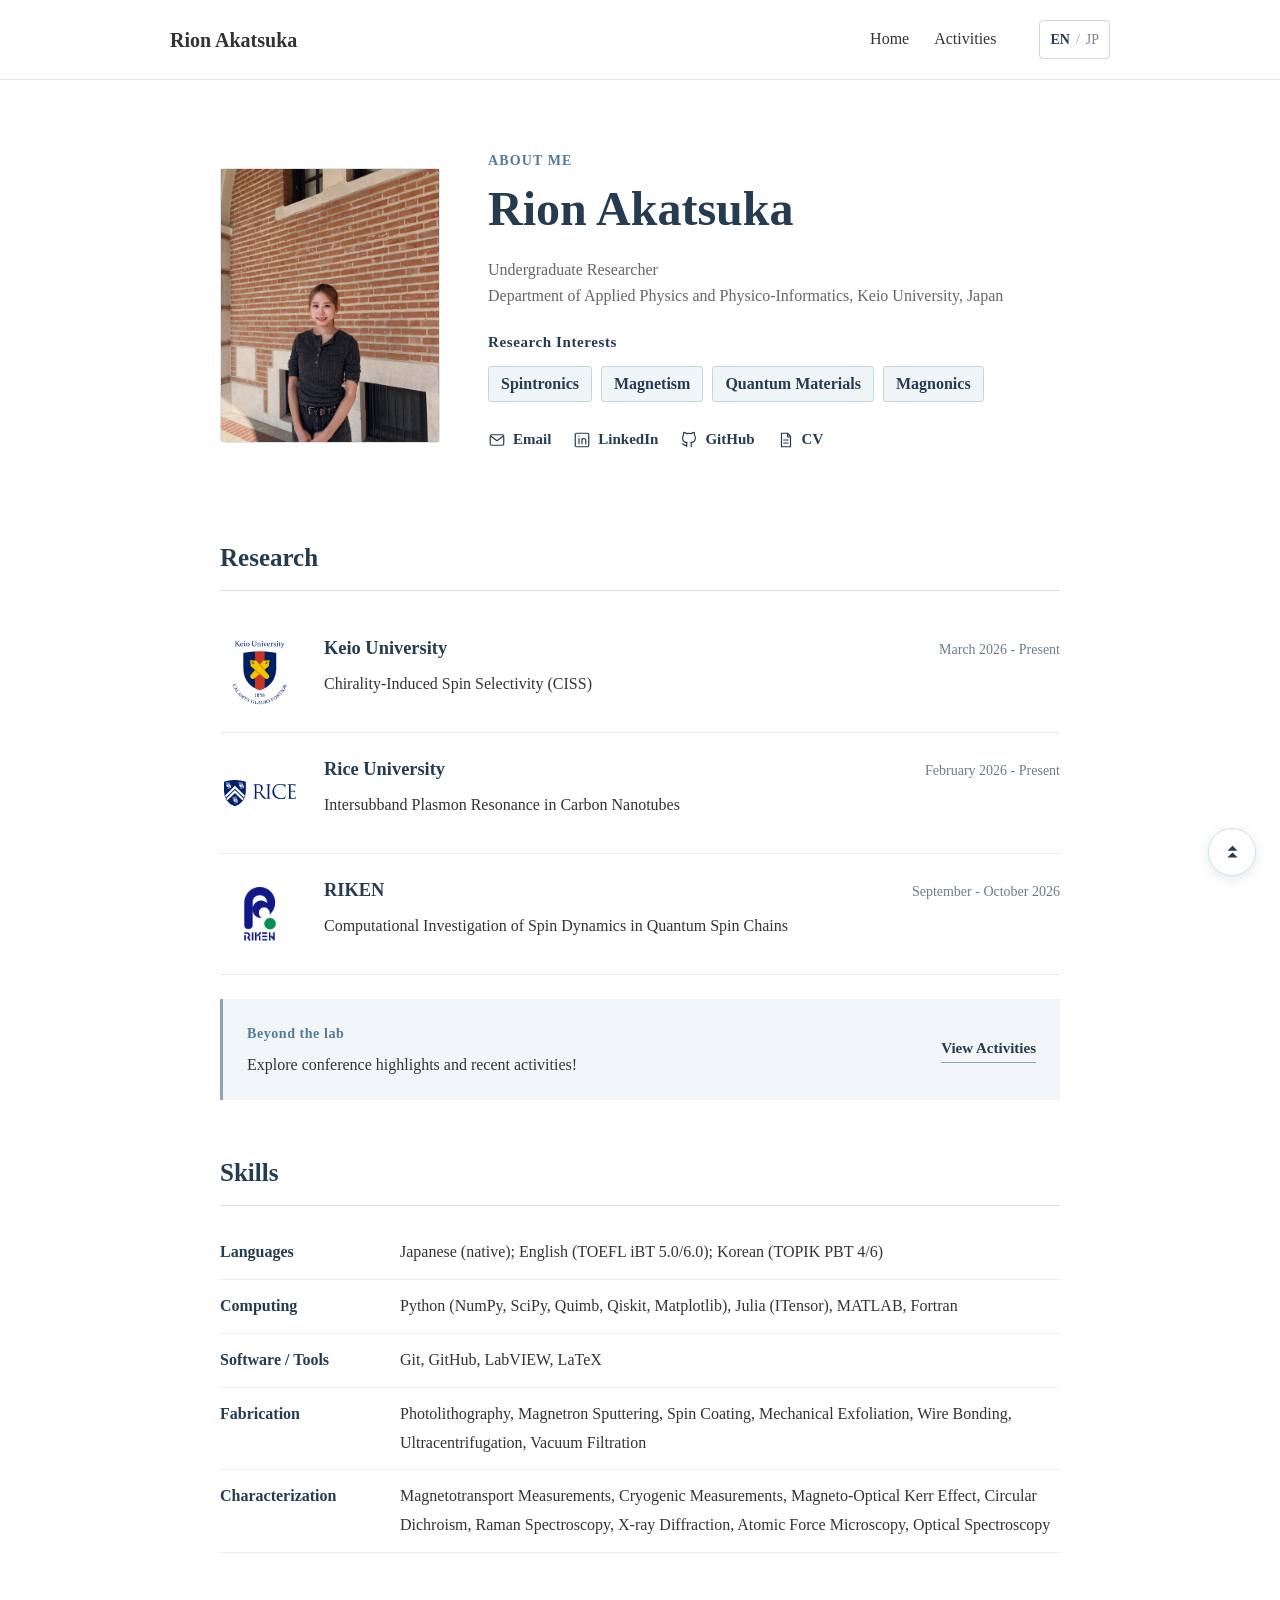
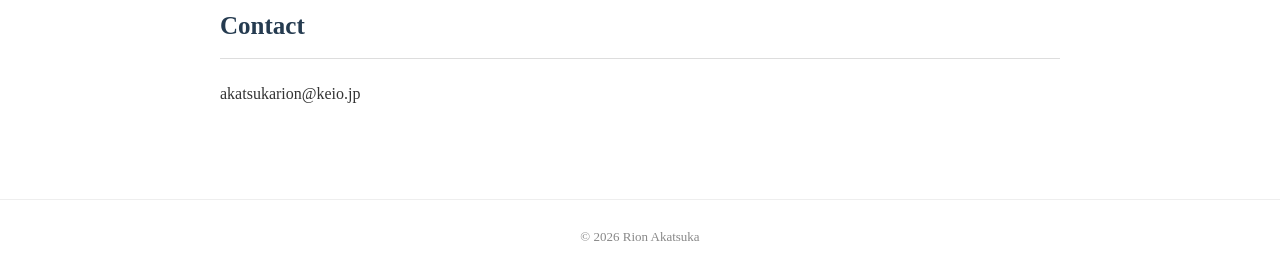
<file: index.html>
<!DOCTYPE html>
<html lang="en">
<head>
    <meta charset="UTF-8">
    <meta name="viewport" content="width=device-width, initial-scale=1.0">
    <title>Rion Akatsuka</title>
    <link rel="stylesheet" href="style.css">
</head>

<body id="top">
    <header>
        <nav>
            <a class="site-name" href="#">Rion Akatsuka</a>
            <div class="nav-links">
                <a href="#about" data-en="Home" data-ja="ホーム">Home</a>
                <a href="updates.html" data-en="Activities" data-ja="活動記録">Activities</a>
                <div class="language-switch" aria-label="Language">
                    <button type="button" data-language="en" aria-pressed="true">EN</button><span aria-hidden="true">/</span><button type="button" data-language="ja" aria-pressed="false">JP</button>
                </div>
            </div>
        </nav>
    </header>

    <main>
        <section id="about">
            <div class="profile">
                <div class="profile-photo"><img src="images/profile.jpg" alt="Rion Akatsuka"></div>
                <div class="profile-text">
                    <p class="eyebrow" data-en="About Me" data-ja="プロフィール">About Me</p>
                    <h1 data-en="Rion Akatsuka" data-ja="赤塚 莉音">Rion Akatsuka</h1>
                    <p class="affiliation"><span data-en="Undergraduate Researcher" data-ja="学部研究生">Undergraduate Researcher</span><br><span data-en="Department of Applied Physics and Physico-Informatics, Keio University, Japan" data-ja="物理情報工学科, 慶應義塾大学">Department of Applied Physics and Physico-Informatics, Keio University, Japan</span></p>
                    <p class="interests-heading" data-en="Research Interests" data-ja="研究分野">Research Interests</p>
                    <div class="interests" aria-label="Research interests">
                        <span data-en="Spintronics" data-ja="スピントロニクス">Spintronics</span><span data-en="Magnetism" data-ja="磁性">Magnetism</span><span data-en="Quantum Materials" data-ja="量子物質">Quantum Materials</span><span data-en="Magnonics" data-ja="マグノニクス">Magnonics</span>
                    </div>
                    <!-- Replace the placeholder URLs with your own links. -->
                    <div class="profile-links" aria-label="Profile links">
                        <a href="mailto:akatsukarion@keio.jp"><svg viewBox="0 0 24 24" aria-hidden="true"><rect x="3" y="5" width="18" height="14" rx="2"/><path d="m4 7 8 6 8-6"/></svg>Email</a>
                        <a href="https://www.linkedin.com/in/rion-akatsuka-a8742035b/"><svg viewBox="0 0 24 24" aria-hidden="true"><rect x="3" y="3" width="18" height="18" rx="2"/><path d="M8 10v7m0-10v.1M12 17v-7m0 3c0-4 5-4 5 0v4"/></svg>LinkedIn</a>
                        <a href="https://github.com/yeonri0"><svg viewBox="0 0 24 24" aria-hidden="true"><path d="M9 19c-4 1-4-2-6-2m12 4v-3.5c0-1 .1-1.5-.5-2 3-.3 6-1.5 6-6.5a5 5 0 0 0-1.4-3.5 4.6 4.6 0 0 0-.1-3.5S18 1.7 15 3.5a12 12 0 0 0-6 0C6 1.7 4.9 2 4.9 2a4.6 4.6 0 0 0-.1 3.5A5 5 0 0 0 3.4 9c0 5 3 6.2 6 6.5-.5.5-.5 1.1-.5 2V21"/></svg>GitHub</a>
                        <a href="files/cv.pdf"><svg viewBox="0 0 24 24" aria-hidden="true"><path d="M6 3h8l4 4v14H6zM14 3v5h4M9 12h6M9 16h6"/></svg>CV</a>
                    </div>
                </div>
            </div>
        </section>

        <section id="research">
            <h2 data-en="Research" data-ja="研究">Research</h2>
            <div class="research-list">
                <article class="research-item">
                    <div class="research-logo"><img src="images/keiologo.png" alt="Keio University"></div>
                    <div class="research-details">
                    <div class="research-heading"><h3 data-en="Keio University" data-ja="慶應義塾大学">Keio University</h3><span class="research-period" data-en="March 2026 - Present" data-ja="2026年3月 - 現在">March 2026 - Present</span></div>
                    <p data-en="Chirality-Induced Spin Selectivity (CISS)" data-ja="キラリティ誘起スピン選択性（CISS）">Chirality-Induced Spin Selectivity (CISS)</p>
                    </div>
                </article>
                <article class="research-item">
                    <div class="research-logo"><img src="images/ricelogo.svg" alt="Rice University"></div>
                    <div class="research-details">
                    <div class="research-heading"><h3 data-en="Rice University" data-ja="ライス大学">Rice University</h3><span class="research-period" data-en="February 2026 - Present" data-ja="2026年2月 - 現在">February 2026 - Present</span></div>
                    <p data-en="Intersubband Plasmon Resonance in Carbon Nanotubes" data-ja="カーボンナノチューブにおけるサブバンド間プラズモン共鳴">Intersubband Plasmon Resonance in Carbon Nanotubes</p>
                    </div>
                </article>
                <article class="research-item">
                    <!-- 理研のロゴ使うには申請が必要らしい。 -->
                    <div class="research-logo"><img src="images/rikenlogo.png" alt="RIKEN"></div>
                    <div class="research-details">
                    <div class="research-heading"><h3>RIKEN</h3><span class="research-period" data-en="September - October 2026" data-ja="2026年9月 - 10月">September - October 2026</span></div>
                    <p data-en="Computational Investigation of Spin Dynamics in Quantum Spin Chains" data-ja="量子スピン鎖におけるスピンダイナミクスの計算研究">Computational Investigation of Spin Dynamics in Quantum Spin Chains</p>
                    </div>
                </article>
            </div>
            <div class="research-activities">
                <div><span class="research-activities-label" data-en="Beyond the lab" data-ja="研究活動の記録">Beyond the lab</span><p data-en="Explore conference highlights and recent activities!" data-ja="学会や最近の活動を紹介しています!">Explore conference highlights and recent activities!</p></div>
                <a href="updates.html" data-en="View Activities" data-ja="活動記録を見る">View Activities</a>
            </div>
        </section>

        <section id="skills">
            <h2 data-en="Skills" data-ja="スキル">Skills</h2>
            <dl class="skills-list">
                <div><dt data-en="Languages" data-ja="言語">Languages</dt><dd data-en="Japanese (native); English (TOEFL iBT 5.0/6.0); Korean (TOPIK PBT 4/6)" data-ja="日本語（母語）、英語（English (TOEFL iBT 5.0/6.0)、韓国語（TOPIK PBT 4/6）">Japanese (native); English (TOEFL iBT 5.0/6.0); Korean (TOPIK PBT 4/6)</dd></div>
                <div><dt data-en="Computing" data-ja="プログラミング">Computing</dt><dd>Python (NumPy, SciPy, Quimb, Qiskit, Matplotlib), Julia (ITensor), MATLAB, Fortran</dd></div>
                <div><dt data-en="Software / Tools" data-ja="ソフトウェア・ツール">Software / Tools</dt><dd>Git, GitHub, LabVIEW, LaTeX</dd></div>
                <div><dt data-en="Fabrication" data-ja="試料作製">Fabrication</dt><dd data-en="Photolithography, Magnetron Sputtering, Spin Coating, Mechanical Exfoliation, Wire Bonding, Ultracentrifugation, Vacuum Filtration" data-ja="フォトリソグラフィー、マグネトロンスパッタリング、スピンコート、機械的剥離、ワイヤーボンディング、超遠心分離、真空ろ過">Photolithography, Magnetron Sputtering, Spin Coating, Mechanical Exfoliation, Wire Bonding, Ultracentrifugation, Vacuum Filtration</dd></div>
                <div><dt data-en="Characterization" data-ja="評価・測定">Characterization</dt><dd data-en="Magnetotransport Measurements, Cryogenic Measurements, Magneto-Optical Kerr Effect, Circular Dichroism, Raman Spectroscopy, X-ray Diffraction, Atomic Force Microscopy, Optical Spectroscopy" data-ja="磁気輸送測定、低温測定、磁気光学カー効果、円二色性、ラマン分光、X線回折、原子間力顕微鏡、光学分光">Magnetotransport Measurements, Cryogenic Measurements, Magneto-Optical Kerr Effect, Circular Dichroism, Raman Spectroscopy, X-ray Diffraction, Atomic Force Microscopy, Optical Spectroscopy</dd></div>
            </dl>
        </section>

        <section id="contact">
            <h2 data-en="Contact" data-ja="連絡先">Contact</h2>
            <p data-en="akatsukarion@keio.jp" data-ja="akatsukarion@keio.jp">akatsukarion@keio.jp</p>
        </section>
    </main>

    <footer>
        &copy; 2026 Rion Akatsuka
    </footer>
    <a class="back-to-top" href="#top"><svg class="back-to-top-icon" viewBox="0 0 20 20" aria-hidden="true" focusable="false"><path d="M10 2 4 8h12zM10 10 4 16h12z"/></svg><span class="visually-hidden" data-en="Back to top" data-ja="ページの先頭に戻る">Back to top</span></a>
    <script>
        const languageButtons = document.querySelectorAll('[data-language]');
        function setLanguage(language) {
            document.documentElement.lang = language;
            document.querySelectorAll('[data-en][data-ja]').forEach(element => {
                element.textContent = element.dataset[language];
            });
            languageButtons.forEach(button => {
                button.setAttribute('aria-pressed', String(button.dataset.language === language));
            });
        }
        try { setLanguage(sessionStorage.getItem('language') === 'ja' ? 'ja' : 'en'); } catch (_) {}
        languageButtons.forEach(button => button.addEventListener('click', () => {
            setLanguage(button.dataset.language);
            try { sessionStorage.setItem('language', button.dataset.language); } catch (_) {}
        }));
    </script>
</body>
</html>
</file>
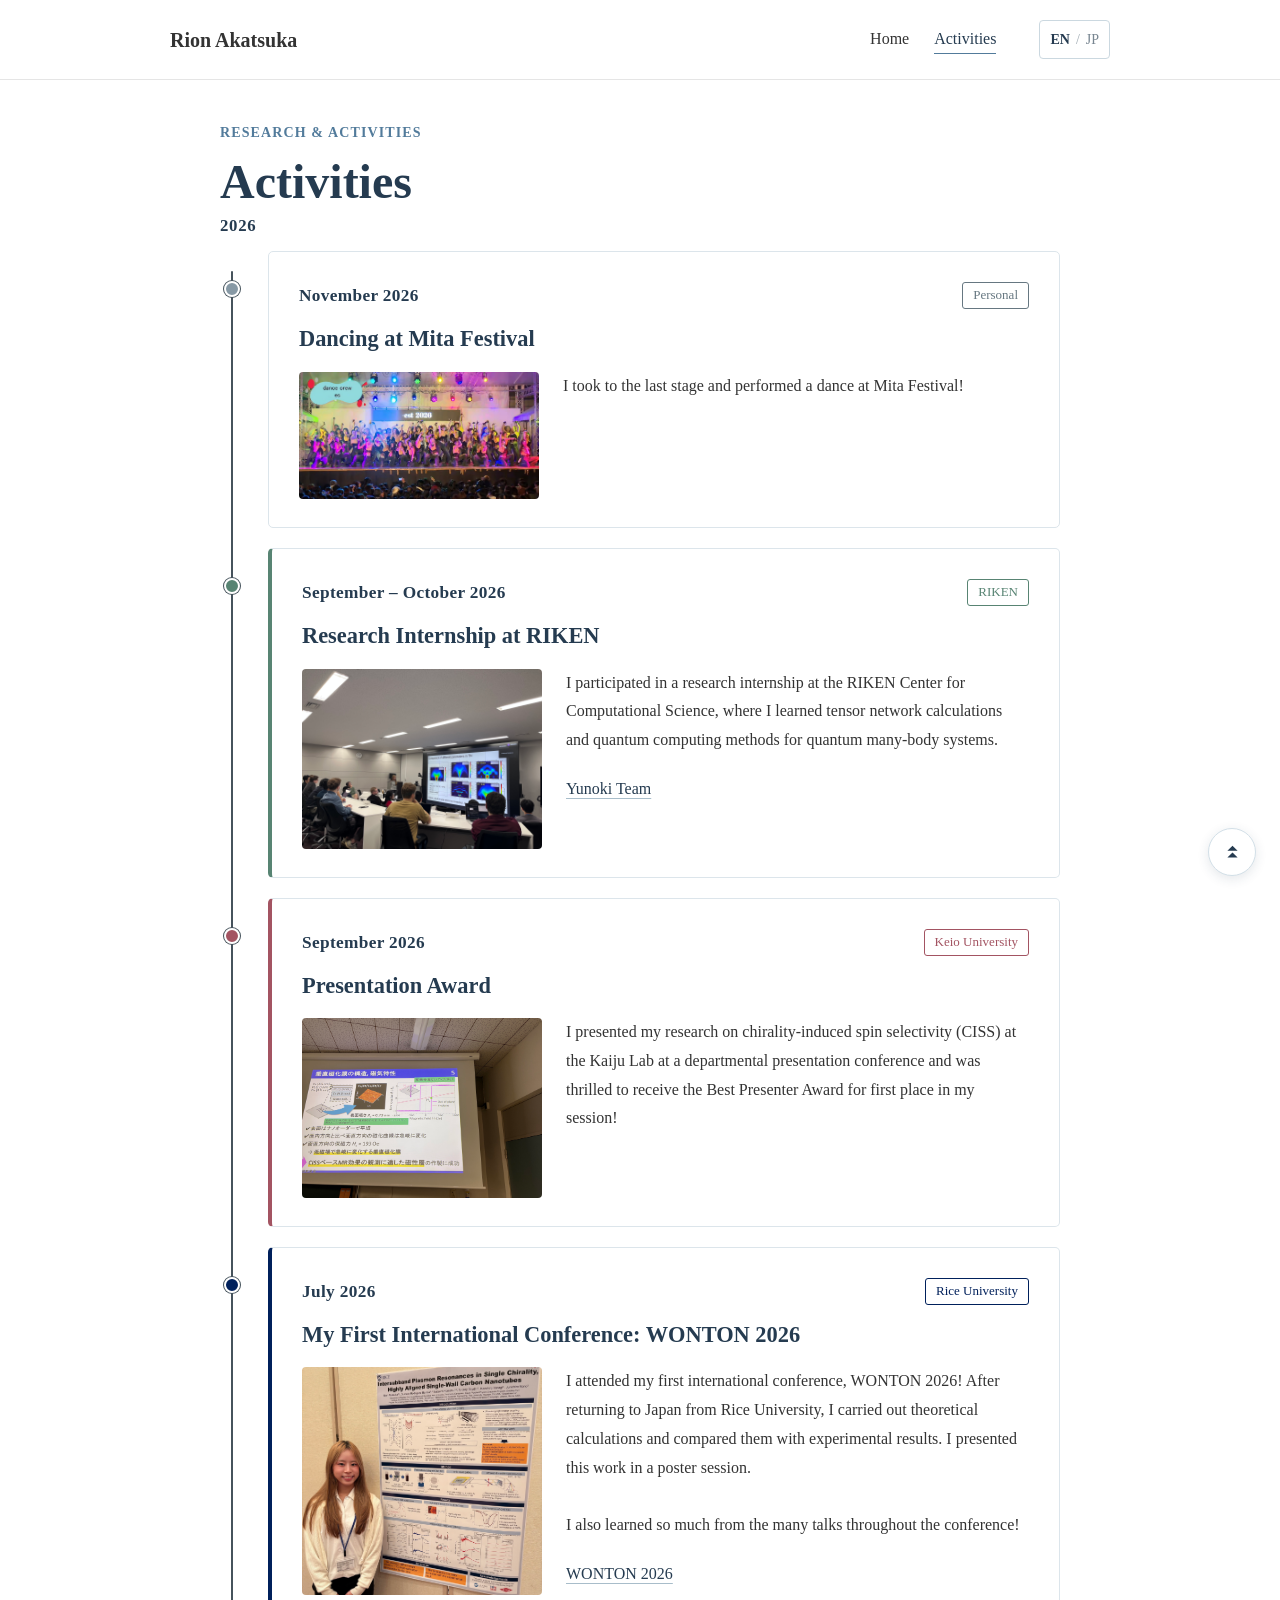
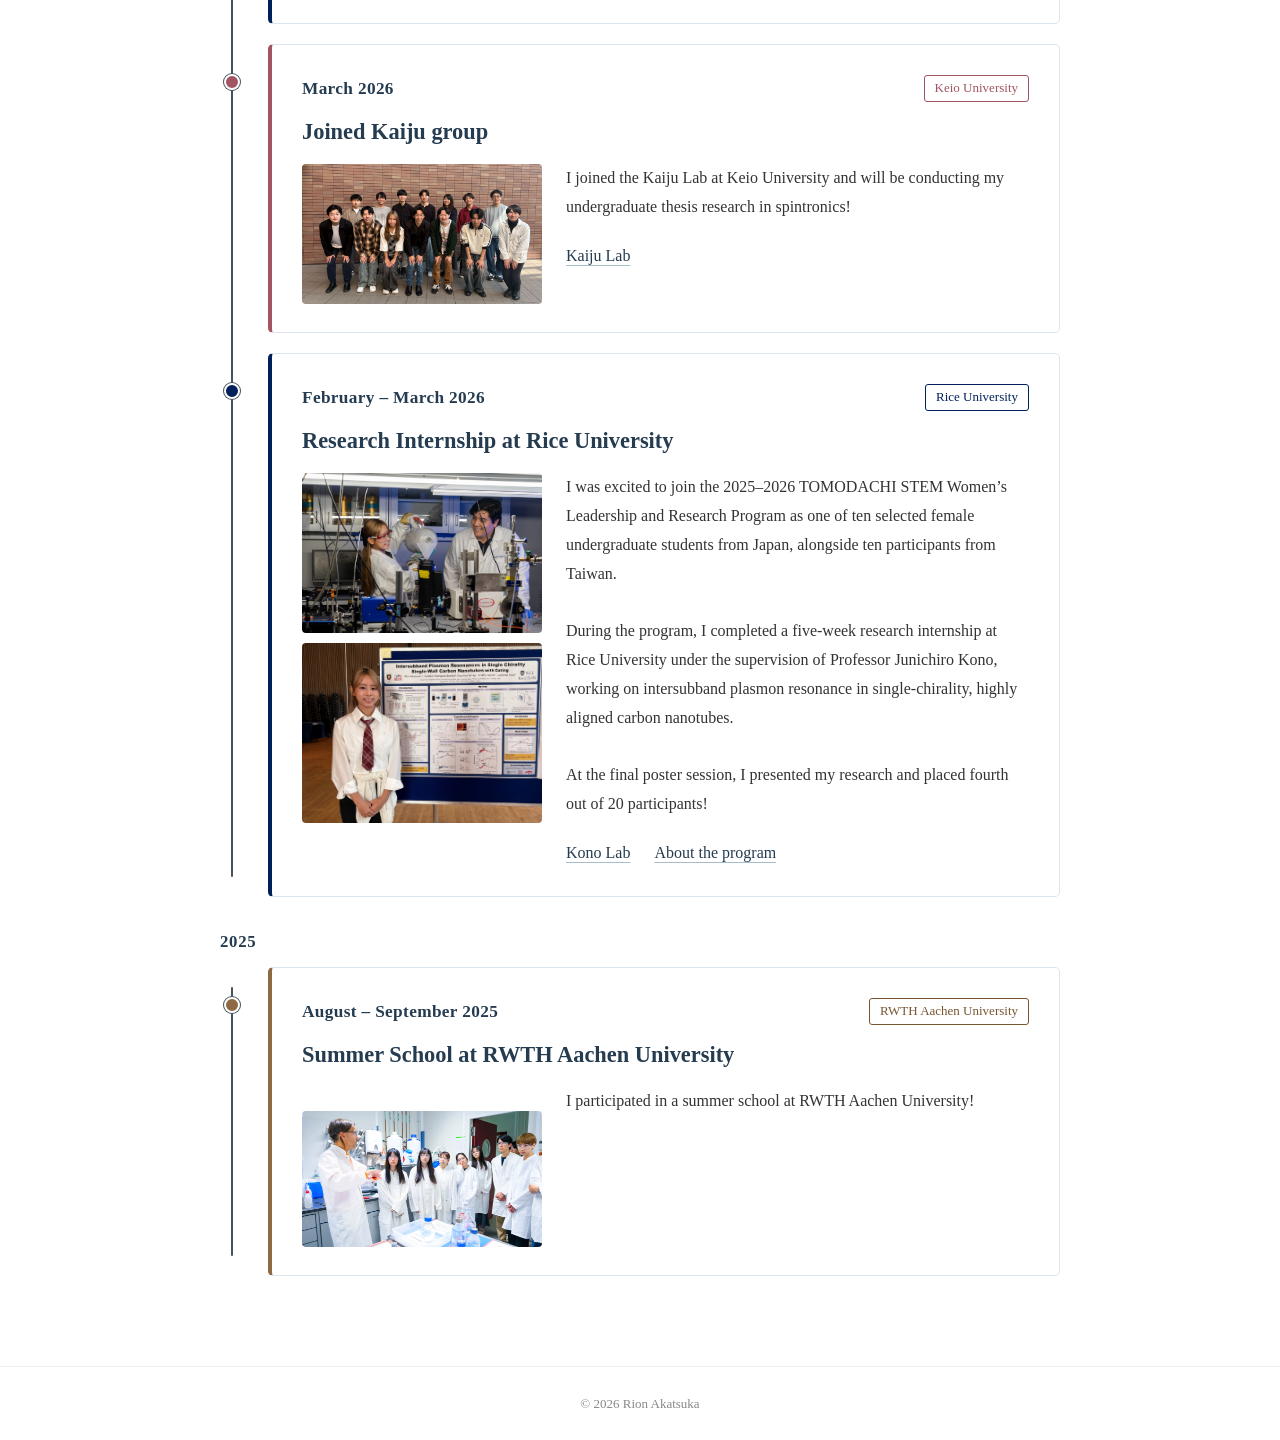
<file: updates.html>
<!DOCTYPE html>
<html lang="en">
<head>
    <meta charset="UTF-8">
    <meta name="viewport" content="width=device-width, initial-scale=1.0">
    <title>Activities | Rion Akatsuka</title>
    <link rel="stylesheet" href="style.css">
</head>
<body id="top">
    <header>
        <nav>
            <a class="site-name" href="index.html">Rion Akatsuka</a>
            <div class="nav-links">
                <a href="index.html" data-en="Home" data-ja="ホーム">Home</a>
                <a href="updates.html" aria-current="page" data-en="Activities" data-ja="活動記録">Activities</a>
                <div class="language-switch" aria-label="Language">
                    <button type="button" data-language="en" aria-pressed="true">EN</button><span aria-hidden="true">/</span><button type="button" data-language="ja" aria-pressed="false">JP</button>
                </div>
            </div>
        </nav>
    </header>

    <main class="updates-page">
        <section>
            <p class="eyebrow" data-en="Research &amp; activities" data-ja="研究・活動">Research &amp; activities</p>
            <h1 data-en="Activities" data-ja="活動記録">Activities</h1>
            <div class="timeline-year">2026</div>
            <div class="updates-list">
                <article class="update-post activity-personal">
                    <div class="activity-meta"><span class="update-date" data-en="November 2026" data-ja="2026年11月">November 2026</span><span class="activity-category" data-en="Personal" data-ja="個人活動">Personal</span></div>
                    <h2 data-en="Dancing at Mita Festival" data-ja="三田祭">Dancing at Mita Festival</h2>
                    <div class="activity-content">
                        <div class="activity-media">
                            <img class="activity-photo" src="images/dance.jpg" alt="Keio University">
                        </div>
                        <div class="activity-text"><p data-en="I took to the last stage and performed a dance at Mita Festival!" data-ja="三田祭のステージでダンスのショーケースに出ました！これをもってダンスサークルを引退しました。">I took to the stage and performed a dance at Mita Festival!</p></div>
                    </div>
                </article>
                <article class="update-post activity-riken">
                    <div class="activity-meta"><span class="update-date" data-en="September – October 2026" data-ja="2026年9月 – 10月">September – October 2026</span><span class="activity-category" data-en="RIKEN" data-ja="理研">RIKEN</span></div>
                    <h2 data-en="Research Internship at RIKEN" data-ja="理化学研究所での研究">Research Internship at RIKEN</h2>
                    <div class="activity-content">
                        <div class="activity-media">
                            <img class="activity-photo" src="images/riken.JPEG" alt="Keio University">
                        </div>
                        <div class="activity-text">
                            <p data-en="I participated in a research internship at the RIKEN Center for Computational Science, where I learned tensor network calculations and quantum computing methods for quantum many-body systems." data-ja="理化学研究所計算科学センターでの研究インターンシップに参加し、量子多体系におけるテンソルネットワーク計算と量子コンピューティング手法を学びました。">I participated in a research internship at the RIKEN Center for Computational Science, where I learned tensor network calculations and quantum computing methods for quantum many-body systems!</p>
                            <p class="activity-links"><a href="https://www.r-ccs.riken.jp/labs/cms/" data-en="Yunoki Team" data-ja="柚木チーム">Yunoki Research Team at R-CCS</a></p>
                        </div>
                    </div>
                </article>
                <article class="update-post activity-keio">
                    <div class="activity-meta"><span class="update-date" data-en="September 2026" data-ja="2026年9月">September 2026</span><span class="activity-category" data-en="Keio University" data-ja="慶應義塾大学">Keio University</span></div>
                    <h2 data-en="Presentation Award" data-ja="優秀発表賞を受賞">Presentation Award</h2>
                    <div class="activity-content">
                        <div class="activity-media">
                            <img class="activity-photo" src="images/keio2.jpg" alt="Keio University">
                        </div>
                        <div class="activity-text"><p data-en="I presented my research on chirality-induced spin selectivity (CISS) at the Kaiju Lab at a departmental presentation conference and was thrilled to receive the Best Presenter Award for first place in my session!" data-ja="海住研究室で行っているキラリティ誘起スピン選択性（CISS）の研究について学科の発表会で発表しました。会場の発表者15人の中で1位となり、優秀発表賞を受賞しました！">I presented my research on chirality-induced spin selectivity (CISS) at the Kaiju Lab at a departmental presentation conference and was thrilled to receive the Best Presenter Award for first place in my session!</p></div>
                    </div>
                </article>
                <article class="update-post activity-rice">
                    <div class="activity-meta"><span class="update-date" data-en="July 2026" data-ja="2026年7月">July 2026</span><span class="activity-category" data-en="Rice University" data-ja="ライス大学">Rice University</span></div>
                    <h2 data-en="My First International Conference: WONTON 2026" data-ja="初めての国際会議：WONTON 2026">My First International Conference: WONTON 2026</h2>
                    <div class="activity-content">
                        <div class="activity-media">
                            <img class="activity-photo" src="images/rice3.jpg" alt="Rice University">
                        </div>
                        <div class="activity-text">
                            <p data-en="I attended my first international conference, WONTON 2026! After returning to Japan from Rice University, I carried out theoretical calculations and compared them with experimental results. I presented this work in a poster session.&#10;&#10;I also learned so much from the many talks throughout the conference!" data-ja="初めての国際会議、WONTON 2026に参加しました！ライス大学から帰国後、理論計算を行い、実験結果との比較に取り組みました。この内容をポスターセッションで発表しました。&#10;&#10;さまざまな講演を聞くことができ、とても勉強になりました！">I attended my first international conference, WONTON 2026! After returning to Japan from Rice University, I carried out theoretical calculations and compared them with experimental results. I presented this work in a poster session.&#10;&#10;I also learned so much from the many talks throughout the conference!</p>
                            <p class="activity-links"><a href="https://qmse.fpark.tmu.ac.jp/pire/wonton2026">WONTON 2026</a></p>
                        </div>
                    </div>
                </article>
                <article class="update-post activity-keio">
                    <div class="activity-meta"><span class="update-date" data-en="March 2026" data-ja="2026年3月">March 2026</span><span class="activity-category" data-en="Keio University" data-ja="慶應義塾大学">Keio University</span></div>
                    <h2 data-en="Joined Kaiju group" data-ja="海住研究室に参加しました。">Joined Kaiju group</h2>
                    <div class="activity-content">
                        <div class="activity-media">
                            <img class="activity-photo" src="images/keio1.png" alt="Keio University">
                        </div>
                        <div class="activity-text">
                            <p data-en="I joined the Kaiju Lab at Keio University and will be conducting my undergraduate thesis research in spintronics!" data-ja="慶應義塾大学の海住研究室に所属しました。これからスピントロニクスに関する卒業研究に取り組みます！">I joined the Kaiju Lab at Keio University and will be conducting my undergraduate thesis research in spintronics!</p>
                            <p class="activity-links"><a href="https://www.kaiju.appi.keio.ac.jp/english/index.html">Kaiju Lab</a></p>
                        </div>
                    </div>
                </article>
                <article class="update-post activity-rice">
                    <div class="activity-meta"><span class="update-date" data-en="February – March 2026" data-ja="2026年2月 – 3月">February – March 2026</span><span class="activity-category" data-en="Rice University" data-ja="ライス大学">Rice University</span></div>
                    <h2 data-en="Research Internship at Rice University" data-ja="ライス大学での研究インターンシップ">Research Internship at Rice University</h2>
                    <div class="activity-content">
                        <div class="activity-media">
                            <img class="activity-photo" src="images/rice1.jpg" alt="Rice University">
                            <img class="activity-photo" src="images/rice2.jpg" alt="Rice University">
                        </div>
                        <div class="activity-text">
                    <p data-en="I was excited to join the 2025–2026 TOMODACHI STEM Women’s Leadership and Research Program as one of ten selected female undergraduate students from Japan, alongside ten participants from Taiwan.&#10;&#10;During the program, I completed a five-week research internship at Rice University under the supervision of Professor Junichiro Kono, working on intersubband plasmon resonance in single-chirality, highly aligned carbon nanotubes.&#10;&#10;At the final poster session, I presented my research and placed fourth out of 20 participants!" data-ja="2025–2026年度TOMODACHI STEM Women’s Leadership and Research Programに、日本から選出された女子学部生10名の一人として参加しました。台湾からの参加者10名とともに取り組みました。&#10;&#10;プログラムでは、ライス大学の河野淳一郎教授の指導のもと、単一カイラリティの高配向カーボンナノチューブにおけるサブバンド間プラズモン共鳴について、5週間の研究インターンシップに参加しました。&#10;&#10;プログラム最後のポスターセッションでは研究成果を発表し、参加者20名中4位になりました！">I was excited to join the 2025–2026 TOMODACHI STEM Women’s Leadership and Research Program as one of ten selected female undergraduate students from Japan, alongside ten participants from Taiwan.&#10;&#10;During the program, I completed a five-week research internship at Rice University under the supervision of Professor Junichiro Kono, working on intersubband plasmon resonance in single-chirality, highly aligned carbon nanotubes.&#10;&#10;At the final poster session, I presented my research and placed fourth out of 20 participants!</p>
   <p class="activity-links"><a href="https://kono.rice.edu/research/">Kono Lab</a><a href="https://sci.rice.edu/2025-26-participants-tomodachi-dow" data-en="About the program" data-ja="プログラムについて">About the program</a></p>
                        </div>
                    </div>
                </article>
            </div>
            <div class="timeline-year timeline-year-next">2025</div>
            <div class="updates-list">
                <article class="update-post activity-aachen">
                    <div class="activity-meta"><span class="update-date" data-en="August – September 2025" data-ja="2025年8月 – 9月">August – September 2025</span><span class="activity-category" data-en="RWTH Aachen University" data-ja="アーヘン工科大学">RWTH Aachen University</span></div>
                    <h2 data-en="Summer School at RWTH Aachen University" data-ja="アーヘン工科大学のサマースクール">Summer School at RWTH Aachen University</h2>
                    <div class="activity-content">
                        <img class="activity-photo" src="images/aachen.jpg" alt="RWTH Aachen University">
                        <div class="activity-text"><p data-en="I participated in a summer school at RWTH Aachen University!" data-ja="アーヘン工科大学のサマースクールに参加しました！">I participated in a summer school at RWTH Aachen University!</p></div>
                    </div>
                </article>
            </div>
        </section>
    </main>
    <footer>&copy; 2026 Rion Akatsuka</footer>
    <a class="back-to-top" href="#top"><svg class="back-to-top-icon" viewBox="0 0 20 20" aria-hidden="true" focusable="false"><path d="M10 2 4 8h12zM10 10 4 16h12z"/></svg><span class="visually-hidden" data-en="Back to top" data-ja="ページの先頭に戻る">Back to top</span></a>
    <script>
        const languageButtons = document.querySelectorAll('[data-language]');
        function setLanguage(language) {
            document.documentElement.lang = language;
            document.querySelectorAll('[data-en][data-ja]').forEach(element => {
                element.textContent = element.dataset[language];
            });
            languageButtons.forEach(button => {
                button.setAttribute('aria-pressed', String(button.dataset.language === language));
            });
        }
        try { setLanguage(sessionStorage.getItem('language') === 'ja' ? 'ja' : 'en'); } catch (_) {}
        languageButtons.forEach(button => button.addEventListener('click', () => {
            setLanguage(button.dataset.language);
            try { sessionStorage.setItem('language', button.dataset.language); } catch (_) {}
        }));
    </script>
</body>
</html>
</file>
<file: style.css>
/* Global settings */
* {
    box-sizing: border-box;
}

html {
    scroll-behavior: smooth;
}

body {
    margin: 0;
    font-family: Georgia, "Times New Roman", "Hiragino Mincho ProN", "Yu Mincho", serif;
    color: #333333;
    background-color: #ffffff;
    line-height: 1.8;
}

/* Navigation */
header {
    border-bottom: 1px solid #e5e5e5;
    background-color: #ffffff;
}

nav {
    max-width: 1000px;
    margin: 0 auto;
    padding: 20px 30px;
    display: flex;
    justify-content: space-between;
    align-items: center;
}

nav a {
    color: #333333;
    text-decoration: none;
}

.site-name {
    font-size: 20px;
    font-weight: bold;
}

.nav-links {
    display: flex;
    align-items: center;
    gap: 25px;
}

a:hover {
    color: #527b9b;
}

/* Main content */
main {
    max-width: 900px;
    margin: 0 auto;
    padding: 40px 30px;
}

section {
    margin-bottom: 50px;
}

h1 {
    font-size: 36px;
    margin-bottom: 10px;
}

h2 {
    font-size: 25px;
    color: #253b50;
    border-bottom: 1px solid #dddddd;
    padding-bottom: 10px;
}

h3 {
    font-size: 18px;
    margin-bottom: 0;
}

.affiliation {
    color: #666666;
}

/* Footer */
footer {
    text-align: center;
    padding: 25px;
    border-top: 1px solid #eeeeee;
    color: #888888;
    font-size: 13px;
}

/* Mobile layout */
@media (max-width: 600px) {
    nav {
        flex-direction: column;
        gap: 15px;
    }

    .nav-links {
        flex-wrap: wrap;
        justify-content: center;
        gap: 15px;
    }

    main {
        padding: 20px;
    }
}

/* Profile */
.profile {
    display: grid;
    grid-template-columns: 220px minmax(0, 1fr);
    align-items: start;
    gap: 48px;
    padding: 28px 0 32px;
}
.profile-photo {
    width: 100%;
    aspect-ratio: 4 / 5;
    display: flex;
    flex-direction: column;
    align-items: center;
    justify-content: center;
    gap: 14px;
    color: #708697;
    background: #edf2f5;
    border: 1px solid #dce5eb;
    border-radius: 4px;
    font-size: 14px;
}
.profile-photo svg { width: 76px; fill: none; stroke: currentColor; stroke-width: 1.5; }
.profile-photo img { width: 100%; height: 100%; object-fit: cover; }
.eyebrow { margin: 0 0 8px; color: #527b9b; font-size: 14px; font-weight: 700; letter-spacing: .08em; text-transform: uppercase; }
.profile h1 { margin: 0 0 20px; color: #253b50; font-family: Georgia, 'Times New Roman', serif; font-size: clamp(2.2rem, 5vw, 3rem); line-height: 1.15; }
.name-ja { margin: 6px 0 20px; color: #697681; }
.profile .affiliation { margin: 0 0 20px; line-height: 1.65; }
.profile-intro { margin: 0 0 18px; }
.interests { display: flex; flex-wrap: wrap; gap: 8px; }
.interests span { padding: 3px 10px; border: 1px solid #dce5eb; border-radius: 3px; color: #48647a; font-size: 14px; }
.profile-links { display: flex; flex-wrap: wrap; gap: 12px 22px; margin-top: 24px; }
.profile-links a { display: inline-flex; align-items: center; gap: 7px; color: #253b50; font-size: 15px; font-weight: 600; text-decoration: none; }
.profile-links a:hover { color: #527b9b; text-decoration: underline; }
.profile-links a:focus-visible { outline: 2px solid #527b9b; outline-offset: 4px; }
.profile-links svg { width: 18px; height: 18px; fill: none; stroke: currentColor; stroke-width: 1.6; stroke-linecap: round; stroke-linejoin: round; }
@media (max-width: 600px) {
    .profile { grid-template-columns: 1fr; gap: 24px; padding: 12px 0 16px; }
    .profile-photo { width: min(180px, 55%); }
}

/* Language selection */
.language-switch { display: inline-flex; align-items: center; gap: 6px; margin-left: 18px; padding: 2px 10px; border: 1px solid #cbd8e0; border-radius: 4px; color: #a0abb3; font-size: 14px; }
.language-switch button { padding: 4px 0; border: 0; background: none; color: #778590; font: inherit; cursor: pointer; }
.language-switch button[aria-pressed="true"] { color: #253b50; font-weight: bold; }
.language-switch button:hover { color: #527b9b; }
.language-switch button:focus-visible { outline: 2px solid #527b9b; outline-offset: 3px; }
@media (max-width: 600px) {
    nav { position: relative; align-items: flex-start; padding-top: 20px; }
    .nav-links { justify-content: flex-start; padding-right: 0; }
    .language-switch { position: absolute; top: 18px; right: 30px; margin-left: 0; }
}

/* Updates */
.nav-links a[aria-current="page"] { color: #253b50; border-bottom: 1px solid #527b9b; }
.updates-page h1 { margin: 0; color: #253b50; font-size: clamp(2.2rem, 5vw, 3rem); line-height: 1.2; }
.updates-intro { margin: 14px 0 32px; color: #666; }
.updates-list { display: grid; gap: 20px; }
.updates-empty { padding: 30px 0; color: #697681; }
.update-post { padding: 28px 30px; border: 1px solid #dce5eb; border-radius: 5px; background: #fff; }
.update-post time, .update-date { color: #697681; font-size: 14px; letter-spacing: .03em; }
.update-post h2 { margin: 8px 0 12px; padding: 0; border: 0; font-size: 1.4rem; }
.update-post p { margin: 0; white-space: pre-line; }
.update-post img { display: block; max-width: 100%; max-height: 500px; margin-top: 20px; border-radius: 4px; object-fit: cover; }

/* Skills */
.skills-list { margin: 0; }
.skills-list > div { display: grid; grid-template-columns: 160px minmax(0, 1fr); gap: 20px; padding: 12px 0; border-bottom: 1px solid #edf0f2; }
.skills-list dt { color: #253b50; font-weight: bold; }
.skills-list dd { margin: 0; }
@media (max-width: 600px) {
    .skills-list > div { grid-template-columns: 1fr; gap: 2px; }
}

/* Research */
.research-item { padding: 20px 0; border-bottom: 1px solid #e5ebef; }
.research-heading { display: flex; align-items: baseline; justify-content: space-between; flex-wrap: wrap; gap: 4px 20px; }
.research-heading h3 { margin: 0; color: #253b50; font-size: 1.15rem; }
.research-period { color: #6b7d8a; font-size: 14px; }
.research-item p { margin: 5px 0 0; }
.research-activities { display: flex; align-items: center; justify-content: space-between; flex-wrap: wrap; gap: 16px 24px; margin-top: 24px; padding: 20px 24px; background: #f2f6f8; border-left: 3px solid #8aa6b9; }
.research-activities-label { color: #527b9b; font-size: 14px; font-weight: bold; letter-spacing: .04em; }
.research-activities p { margin: 3px 0 0; }
.research-activities a { color: #253b50; font-size: 15px; font-weight: bold; text-decoration: none; border-bottom: 1px solid #8aa6b9; }
.research-activities a:hover { color: #527b9b; }
.research-activities a:focus-visible { outline: 2px solid #527b9b; outline-offset: 4px; }
@media (max-width: 600px) { .research-heading { align-items: flex-start; flex-direction: column; gap: 0; } }

.research-item .research-meta { margin-top: 6px; color: #6b7d8a; font-size: 14px; }

@media (max-width: 600px) { .update-post { padding: 22px 20px; } }

/* Institution logo placeholders */
.research-item { display: grid; grid-template-columns: 80px minmax(0, 1fr); align-items: start; gap: 24px; }
.research-logo { width: 80px; height: 80px; display: flex; align-items: center; justify-content: center; color: #8294a0; font-size: 14px; }
.research-logo img { display: block; width: 100%; height: 100%; object-fit: contain; padding: 4px; }
.research-logo img[src="images/rikenlogo.png"] { transform: scale(0.75); }
@media (max-width: 600px) { .research-item { grid-template-columns: 60px minmax(0, 1fr); gap: 16px; } .research-logo { width: 60px; height: 60px; } }

/* Activity post details */
.update-post .activity-topic { margin: 0 0 16px; color: #527b9b; font-weight: bold; }
.update-post .activity-links { display: flex; flex-wrap: wrap; gap: 12px 24px; margin-top: 20px; }
.activity-links a { color: #253b50; text-decoration-color: #a8bdca; text-underline-offset: 4px; }
.activity-links a:hover { color: #527b9b; }

/* Landscape photos for activity posts */
.update-post .activity-photo, .activity-photo-placeholder { display: block; width: 100%; aspect-ratio: 16 / 9; max-height: none; margin-top: 24px; border-radius: 4px; }
.update-post .activity-photo { object-fit: cover; }
.activity-photo-placeholder { display: flex; align-items: center; justify-content: center; background: #edf2f5; color: #708697; font-size: 14px; }

/* Side-by-side activity photo and text */
.activity-content { display: grid; grid-template-columns: minmax(0, 240px) minmax(0, 1fr); gap: 24px; align-items: start; }
.activity-media .activity-photo, .activity-media .activity-photo-placeholder { margin-top: 0; }
@media (max-width: 600px) { .activity-content { grid-template-columns: 1fr; gap: 18px; } .activity-media { max-width: 360px; width: 100%; } }

/* Two activity photos */
.activity-media { display: grid; gap: 10px; }
@media (max-width: 600px) { .activity-media { grid-template-columns: repeat(2, minmax(0, 1fr)); max-width: none; } }

/* Preserve the original proportions of activity photos. */
.update-post .activity-photo { height: auto; aspect-ratio: auto; }

/* Activity categories */
.activity-meta { display: flex; align-items: center; justify-content: space-between; flex-wrap: wrap; gap: 8px 16px; }
.activity-category { padding: 2px 10px; border: 1px solid currentColor; border-radius: 3px; color: #657582; font-size: 13px; line-height: 1.6; }
.activity-rice { border-left: 4px solid #00205b; }
.activity-rice .activity-category { color: #00205b; }
.activity-keio { border-left: 4px solid #a35462; }
.activity-keio .activity-category { color: #a35462; }
.activity-riken { border-left: 4px solid #588473; }
.activity-riken .activity-category { color: #588473; }
.activity-personal .activity-category { color: #667781; }

/* Activity timeline */
.updates-list { position: relative; padding-left: 36px; }
.updates-list::before { content: ""; position: absolute; left: 7px; top: 32px; bottom: 32px; width: 2px; background: #d8e2e8; }
.update-post { position: relative; }
.update-post::before { content: ""; position: absolute; top: 32px; left: -36px; width: 12px; height: 12px; border: 3px solid #fff; border-radius: 50%; background: #8799a5; box-shadow: 0 0 0 1px #b8c9d3; }
.update-post.activity-rice::before { background: #00205b; }
.update-post.activity-keio::before { background: #a35462; }
.update-post.activity-riken::before { background: #588473; }
.update-post .update-date { color: #253b50; font-size: 1rem; font-weight: bold; letter-spacing: .02em; }
@media (max-width: 600px) {
    .updates-list { padding-left: 25px; }
    .updates-list::before { left: 6px; top: 26px; bottom: 26px; }
    .update-post::before { top: 26px; left: -26px; width: 12px; height: 12px; }
}

/* Align markers with the timeline across different card borders. */
.updates-list::before { left: 8px; }
.update-post::before { left: -34px; }
.update-post.activity-rice::before, .update-post.activity-keio::before, .update-post.activity-riken::before { left: -37px; }
@media (max-width: 600px) {
    .updates-list::before { left: 7px; }
    .update-post::before { left: -24px; }
    .update-post.activity-rice::before, .update-post.activity-keio::before, .update-post.activity-riken::before { left: -27px; }
}

/* Stronger timeline with a shared center for every marker. */
.updates-list { padding-left: 48px; }
.updates-list::before { left: 10px; top: 20px; bottom: 20px; width: 4px; border-radius: 2px; background: #8ca5b5; }
.update-post::before { left: -37px; top: 29px; width: 18px; height: 18px; transform: translateX(-50%); border: 3px solid #fff; box-shadow: 0 0 0 2px #8ca5b5; }
.update-post.activity-rice::before, .update-post.activity-keio::before, .update-post.activity-riken::before { left: -40px; }
.update-post .update-date { font-size: 1.08rem; color: #253b50; }
@media (max-width: 600px) {
    .updates-list { padding-left: 34px; }
    .updates-list::before { left: 7px; top: 20px; bottom: 20px; }
    .update-post::before { left: -26px; top: 24px; }
    .update-post.activity-rice::before, .update-post.activity-keio::before, .update-post.activity-riken::before { left: -29px; }
}

/* Refine the timeline line and markers. */
.updates-list::before { left: 11px; width: 2px; background: #46535c; }
.update-post::before { width: 12px; height: 12px; border: 2px solid #fff; box-shadow: 0 0 0 1px #46535c; }
@media (max-width: 600px) { .updates-list::before { left: 8px; } }

/* Year label above the activity timeline. */
.timeline-year { color: #253b50; font-size: 1.05rem; font-weight: bold; letter-spacing: .04em; margin: 0 0 10px; }

/* RWTH Aachen summer school */
.activity-aachen { border-left: 4px solid #8d6a43; }
.activity-aachen .activity-category { color: #795631; }
.update-post.activity-aachen::before { left: -40px; background: #8d6a43; }
.timeline-year-pending { position: relative; margin: 10px 0 0; }
@media (max-width: 600px) { .update-post.activity-aachen::before { left: -29px; } }

.timeline-year-next { margin-top: 30px; }

/* Back to top */
.back-to-top { position: fixed; right: 24px; bottom: 24px; z-index: 10; display: flex; align-items: center; justify-content: center; width: 48px; height: 48px; border: 1px solid #d2dfe7; border-radius: 50%; background: #fff; box-shadow: 0 3px 12px rgba(37, 59, 80, .12); color: #253b50; font-size: 24px; line-height: 1; text-decoration: none; }
.back-to-top:hover { background: #edf3f6; color: #527b9b; }
.back-to-top:focus-visible { outline: 2px solid #527b9b; outline-offset: 3px; }
.visually-hidden { position: absolute; width: 1px; height: 1px; padding: 0; margin: -1px; overflow: hidden; clip: rect(0, 0, 0, 0); white-space: nowrap; border: 0; }
@media (max-width: 600px) { .back-to-top { right: 16px; bottom: 16px; } }
@media (prefers-reduced-motion: reduce) { html { scroll-behavior: auto; } }

.back-to-top-icon { width: 17px; height: 17px; fill: currentColor; }

/* Research interests */
.interests-heading { margin: 0 0 10px; color: #253b50; font-size: 15px; font-weight: bold; letter-spacing: .04em; }
.interests { gap: 9px; }
.interests span { padding: 5px 12px; border-color: #c5d6e0; background: #f0f5f8; color: #253b50; font-size: 1rem; font-weight: bold; line-height: 1.5; }

/* Position the profile photo slightly lower on wider screens. */
@media (min-width: 601px) { .profile-photo { margin-top: 20px; } }
</file>
